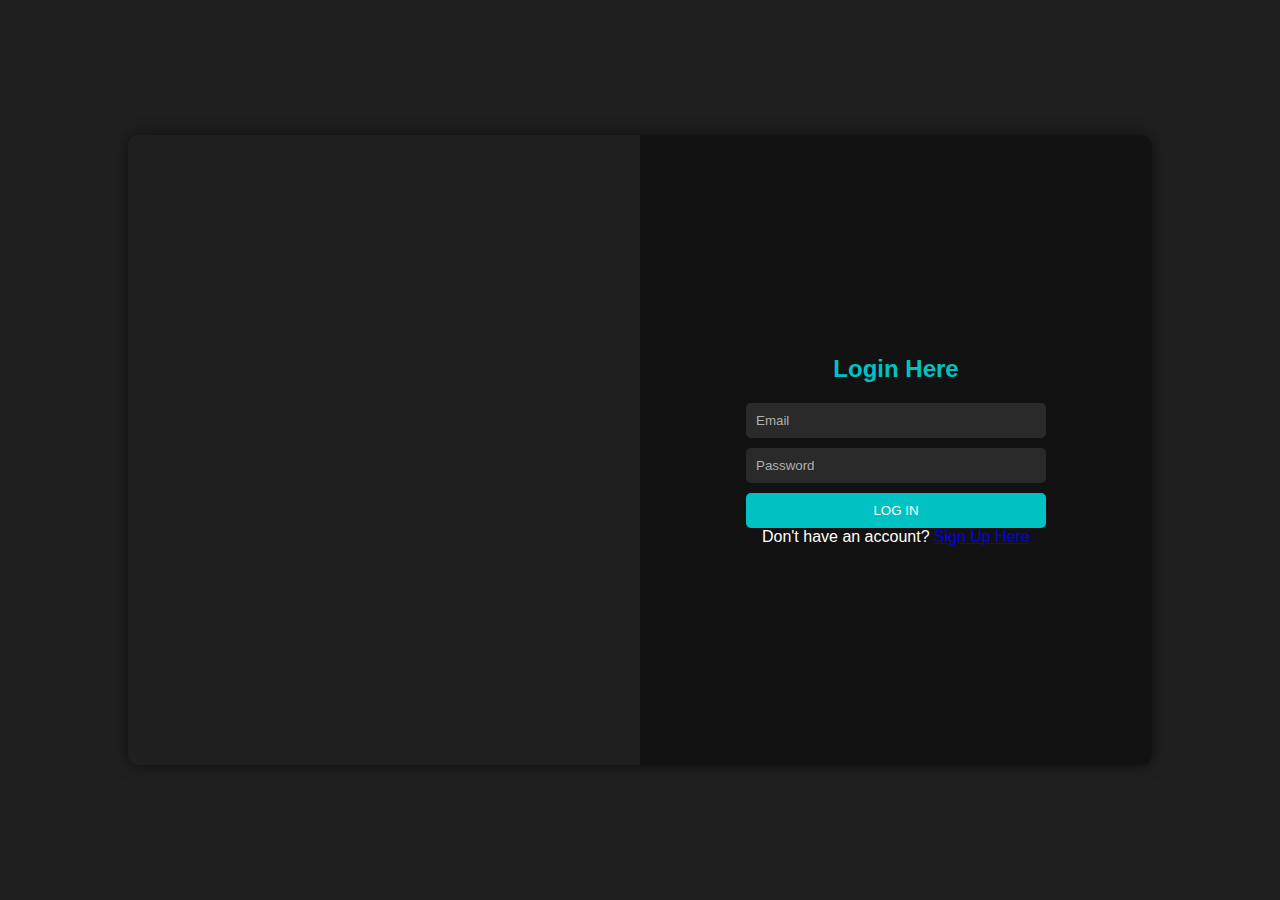
<file: login.html>
<!DOCTYPE html>
<html lang="en">
<head>
    <meta charset="UTF-8">
    <meta name="viewport" content="width=device-width, initial-scale=1.0">
    <title>Login Page</title>
    <link rel="stylesheet" href="login.css">
</head>
<body>
    <div class="container">
        <div class="left-section">
            <div class="content">
                <!-- Additional content can be added here -->
            </div>
        </div>
        <div class="right-section">
            <div class="login-container">
                <h1 class="logo">Login Here</h1>
                <form action="login.php" method="post">
                    <input type="email" name="email" placeholder="Email" required>
                    <input type="password" name="password" placeholder="Password" required>
                    <button type="submit">LOG IN</button>
                </form>
                <p>Don't have an account? <a href="http://localhost/signup.html">Sign Up Here</a></p>
            </div>
        </div>
    </div>
</body>
</html>
</file>
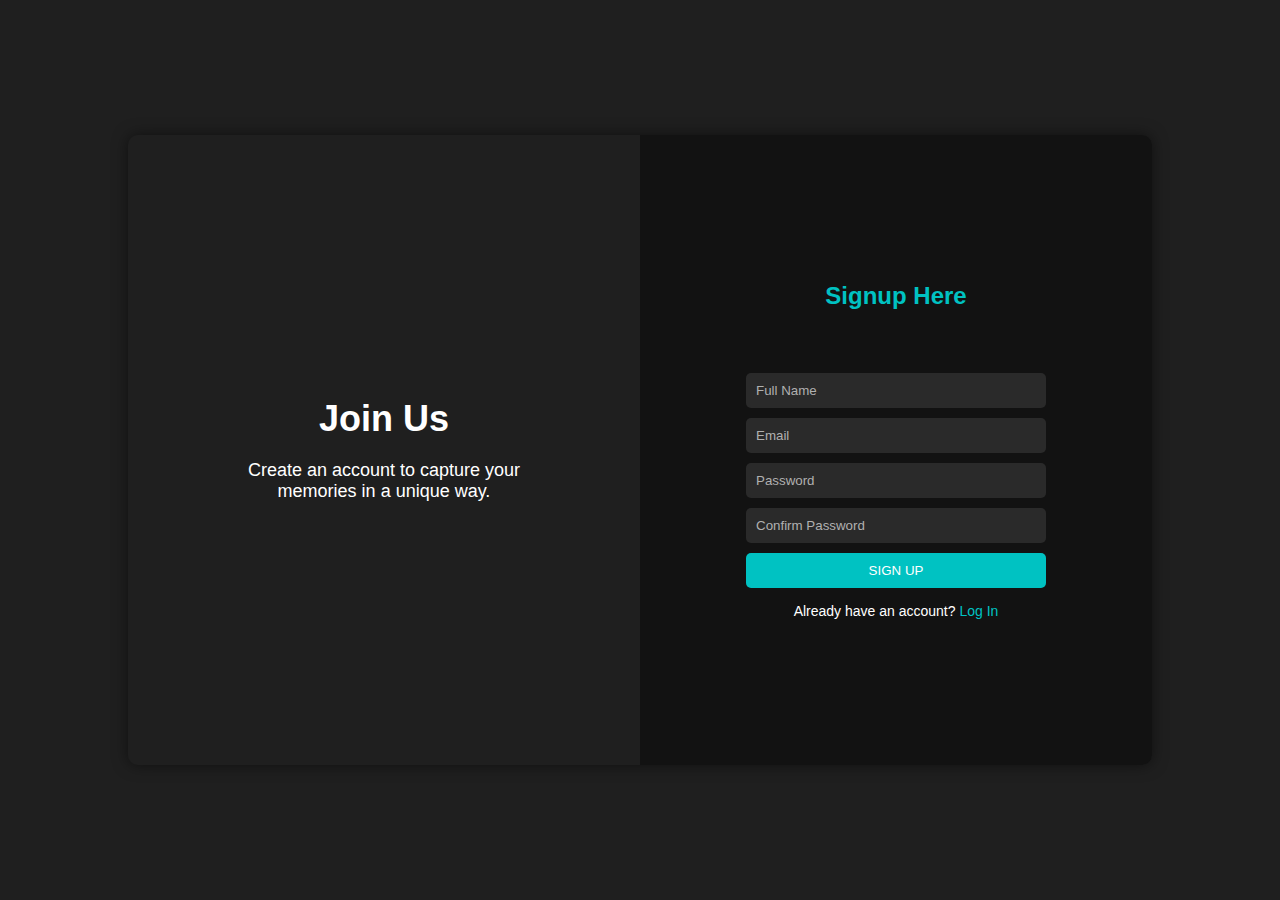
<file: signup.html>
<!DOCTYPE html>
<html lang="en">
<head>
    <meta charset="UTF-8">
    <meta name="viewport" content="width=device-width, initial-scale=1.0">
    <title>Sign Up Page</title>
    <link rel="stylesheet" href="signup.css">
</head>
<body>
    <div class="container">
        <div class="left-section">
            <div class="content">
                <h1>Join Us</h1>
                <p>Create an account to capture your memories in a unique way.</p>
            </div>
        </div>
        <div class="right-section">
            <div class="signup-container">
                <h1 class="logo">Signup Here</h1>
                <div class="social-media">
                    <i class="fa fa-facebook"></i>
                    <i class="fa fa-twitter"></i>
                    <i class="fa fa-linkedin"></i>
                </div>
                <form action="signup.php" method="post">
                    <input type="text" name="full_name" placeholder="Full Name" required>
                    <input type="email" name="email" placeholder="Email" required>
                    <input type="password" name="password" placeholder="Password" required>
                    <input type="password" name="confirm_password" placeholder="Confirm Password" required>
                    <button type="submit">SIGN UP</button>
                </form>
                <p class="login-link">Already have an account? <a href="http://localhost/login.html">Log In</a></p>
            </div>
        </div>
    </div>
</body>
</html>
</file>
<file: login.css>
/* Reset some default browser styles */
body, h1, p, form {
    margin: 0;
    padding: 0;
    box-sizing: border-box;
}

body {
    font-family: Arial, sans-serif;
    height: 100vh;
    display: flex;
    align-items: center;
    justify-content: center;
    background-color: #1f1f1f;
    color: #ffffff;
}

.container {
    width: 80%;
    max-width: 1200px;
    display: flex;
    height: 70vh;
    border-radius: 10px;
    overflow: hidden;
    box-shadow: 0 0 15px rgba(0, 0, 0, 0.5);
}

.left-section {
    background: url('https://cdn.create.vista.com/api/media/small/242606068/stock-photo-silhouette-football-player-holding-ball-black-smoke') center center no-repeat;
    background-size: cover;
    flex: 1;
    display: flex;
    align-items: center;
    justify-content: center;
}

.left-section .content {
    text-align: center;
    max-width: 300px;
}

.left-section h1 {
    font-size: 36px;
    margin-bottom: 20px;
}

.left-section p {
    font-size: 18px;
}

.right-section {
    background-color: #121212;
    flex: 1;
    display: flex;
    align-items: center;
    justify-content: center;
}

.login-container {
    max-width: 300px;
    width: 100%;
    text-align: center;
}

.logo {
    font-size: 24px;
    margin-bottom: 20px;
    color: #00c2c2;
}

.social-media {
    margin-bottom: 20px;
}

.social-media i {
    font-size: 20px;
    margin: 0 10px;
    cursor: pointer;
    color: #ffffff;
}

.social-media i:hover {
    color: #00c2c2;
}

form {
    display: flex;
    flex-direction: column;
}

form input {
    background-color: #2a2a2a;
    border: none;
    padding: 10px;
    margin-bottom: 10px;
    color: #ffffff;
    border-radius: 5px;
}

form input::placeholder {
    color: #b0b0b0;
}

.forgot-password {
    font-size: 12px;
    color: #b0b0b0;
    margin-bottom: 20px;
    text-align: left;
}

form button {
    background-color: #00c2c2;
    border: none;
    padding: 10px;
    color: #ffffff;
    border-radius: 5px;
    cursor: pointer;
}

form button:hover {
    background-color: #00a0a0;
}
</file>
<file: signup.css>
/* Reset some default browser styles */
body, h1, p, form {
    margin: 0;
    padding: 0;
    box-sizing: border-box;
}

body {
    font-family: Arial, sans-serif;
    height: 100vh;
    display: flex;
    align-items: center;
    justify-content: center;
    background-color: #1f1f1f;
    color: #ffffff;
}

.container {
    width: 80%;
    max-width: 1200px;
    display: flex;
    height: 70vh;
    border-radius: 10px;
    overflow: hidden;
    box-shadow: 0 0 15px rgba(0, 0, 0, 0.5);
}

.left-section {
    background: url('https://img.freepik.com/free-photo/blond-teenager-soccer-player-dressed-blue-uniform-plays-with-ball_613910-11728.jpg') center center no-repeat;
    background-size: cover;
    flex: 1;
    display: flex;
    align-items: center;
    justify-content: center;
}

.left-section .content {
    text-align: center;
    max-width: 300px;
}

.left-section h1 {
    font-size: 36px;
    margin-bottom: 20px;
}

.left-section p {
    font-size: 18px;
}

.right-section {
    background-color: #121212;
    flex: 1;
    display: flex;
    align-items: center;
    justify-content: center;
}

.signup-container {
    max-width: 300px;
    width: 100%;
    text-align: center;
}

.logo {
    font-size: 24px;
    margin-bottom: 20px;
    color: #00c2c2;
}

.social-media {
    margin-bottom: 20px;
}

.social-media i {
    font-size: 20px;
    margin: 0 10px;
    cursor: pointer;
    color: #ffffff;
}

.social-media i:hover {
    color: #00c2c2;
}

form {
    display: flex;
    flex-direction: column;
}

form input {
    background-color: #2a2a2a;
    border: none;
    padding: 10px;
    margin-bottom: 10px;
    color: #ffffff;
    border-radius: 5px;
}

form input::placeholder {
    color: #b0b0b0;
}

form button {
    background-color: #00c2c2;
    border: none;
    padding: 10px;
    color: #ffffff;
    border-radius: 5px;
    cursor: pointer;
}

form button:hover {
    background-color: #00a0a0;
}

.login-link {
    margin-top: 15px;
    font-size: 14px;
}

.login-link a {
    color: #00c2c2;
    text-decoration: none;
}

.login-link a:hover {
    text-decoration: underline;
}
</file>
